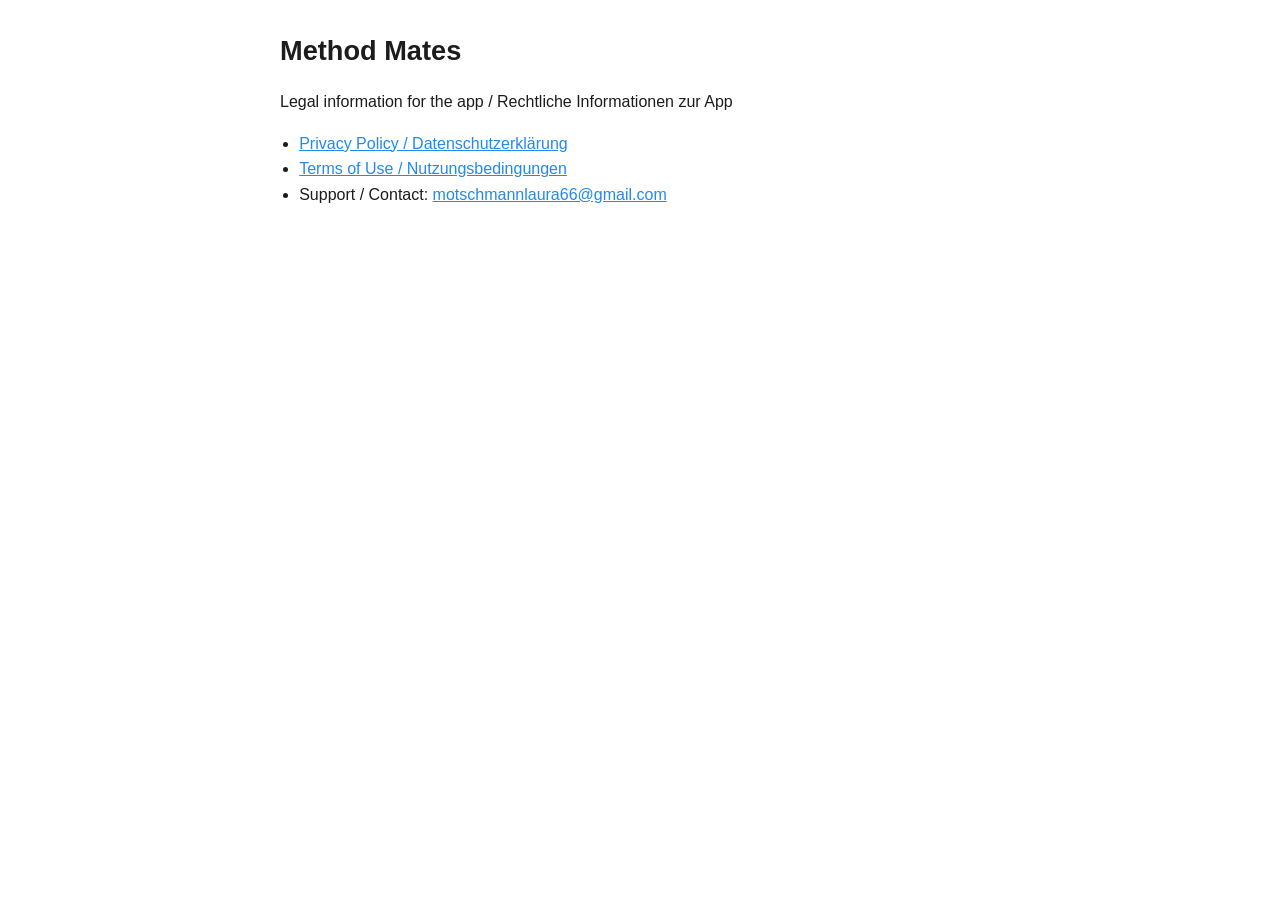
<file: index.html>
<!doctype html><html lang="en"><head><meta charset="utf-8"><meta name="viewport" content="width=device-width,initial-scale=1"><title>Method Mates – Rechtliches / Legal</title><link rel="stylesheet" href="style.css"></head><body><main>
<h1>Method Mates</h1>
<p>Legal information for the app / Rechtliche Informationen zur App</p>
<ul>
<li><a href="privacy.html">Privacy Policy / Datenschutzerklärung</a></li>
<li><a href="terms.html">Terms of Use / Nutzungsbedingungen</a></li>
<li>Support / Contact: <a href="mailto:motschmannlaura66@gmail.com">motschmannlaura66@gmail.com</a></li>
</ul></main></body></html>
</file>
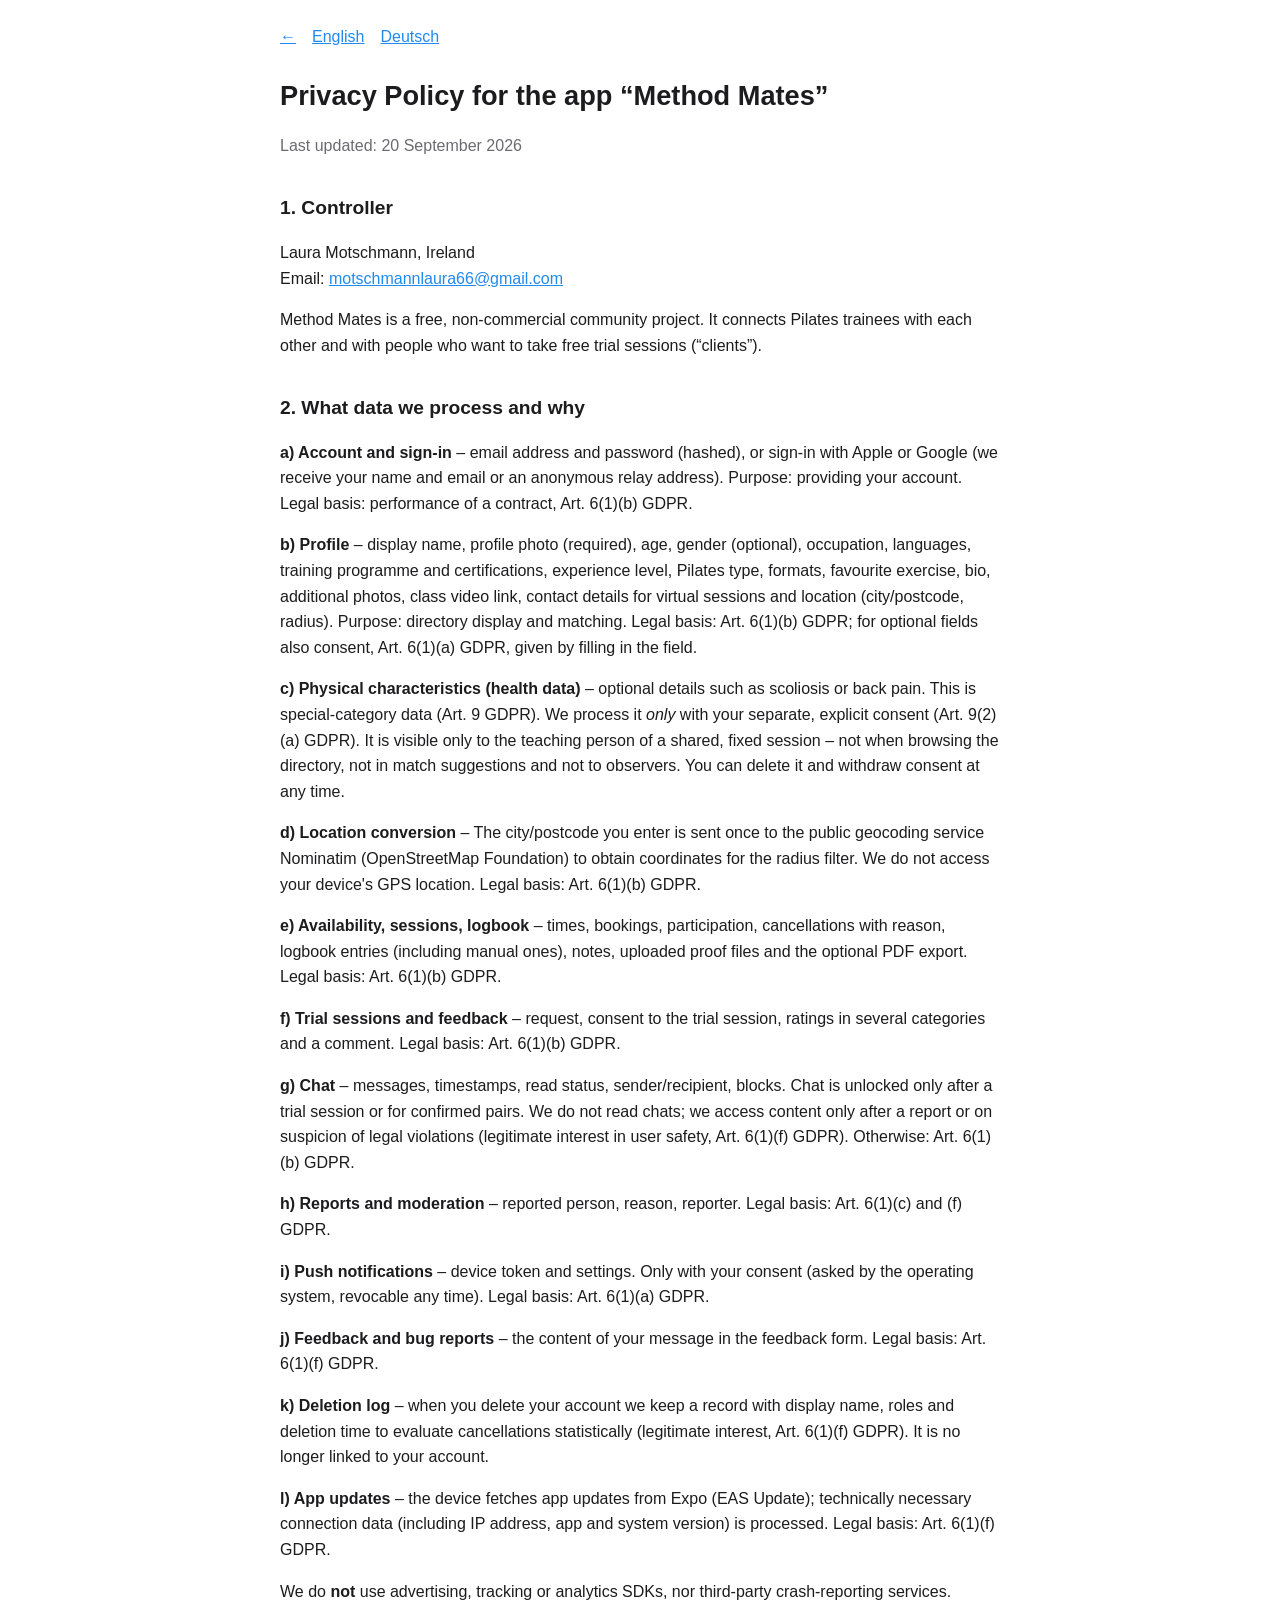
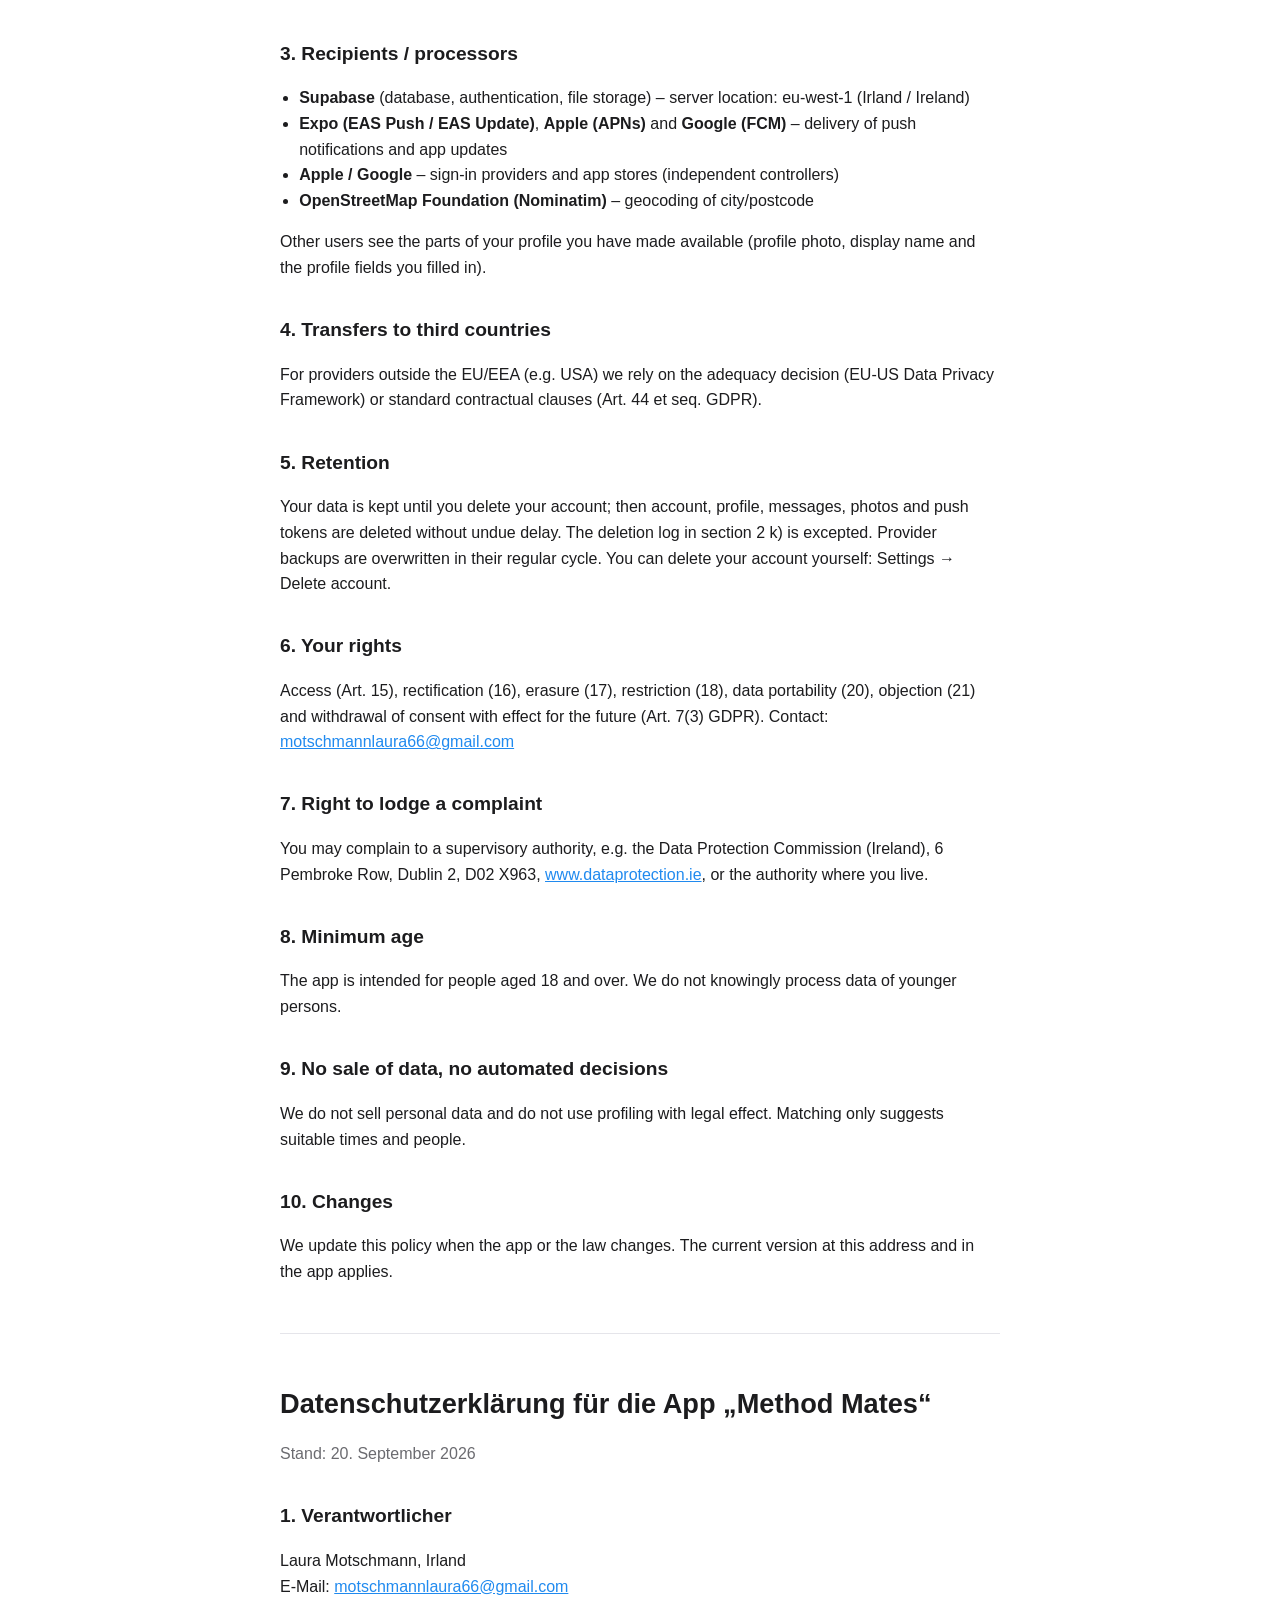
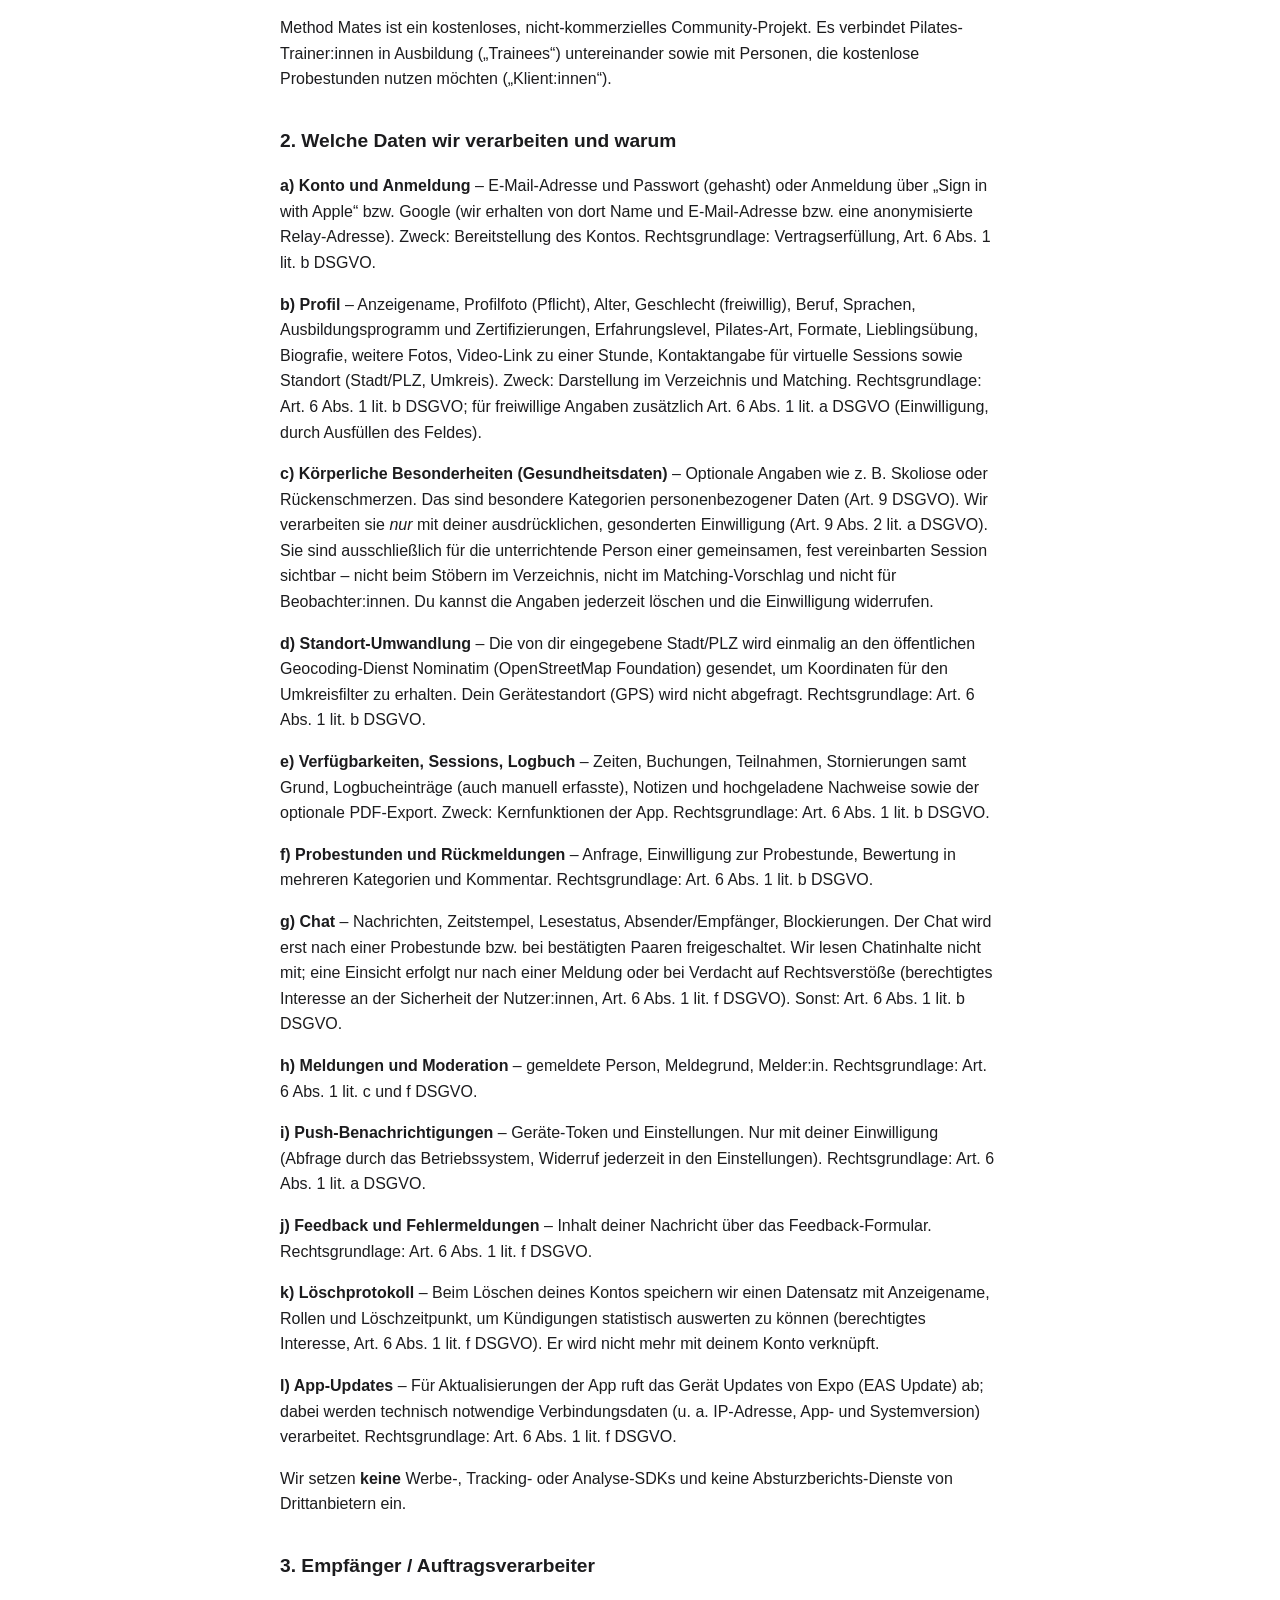
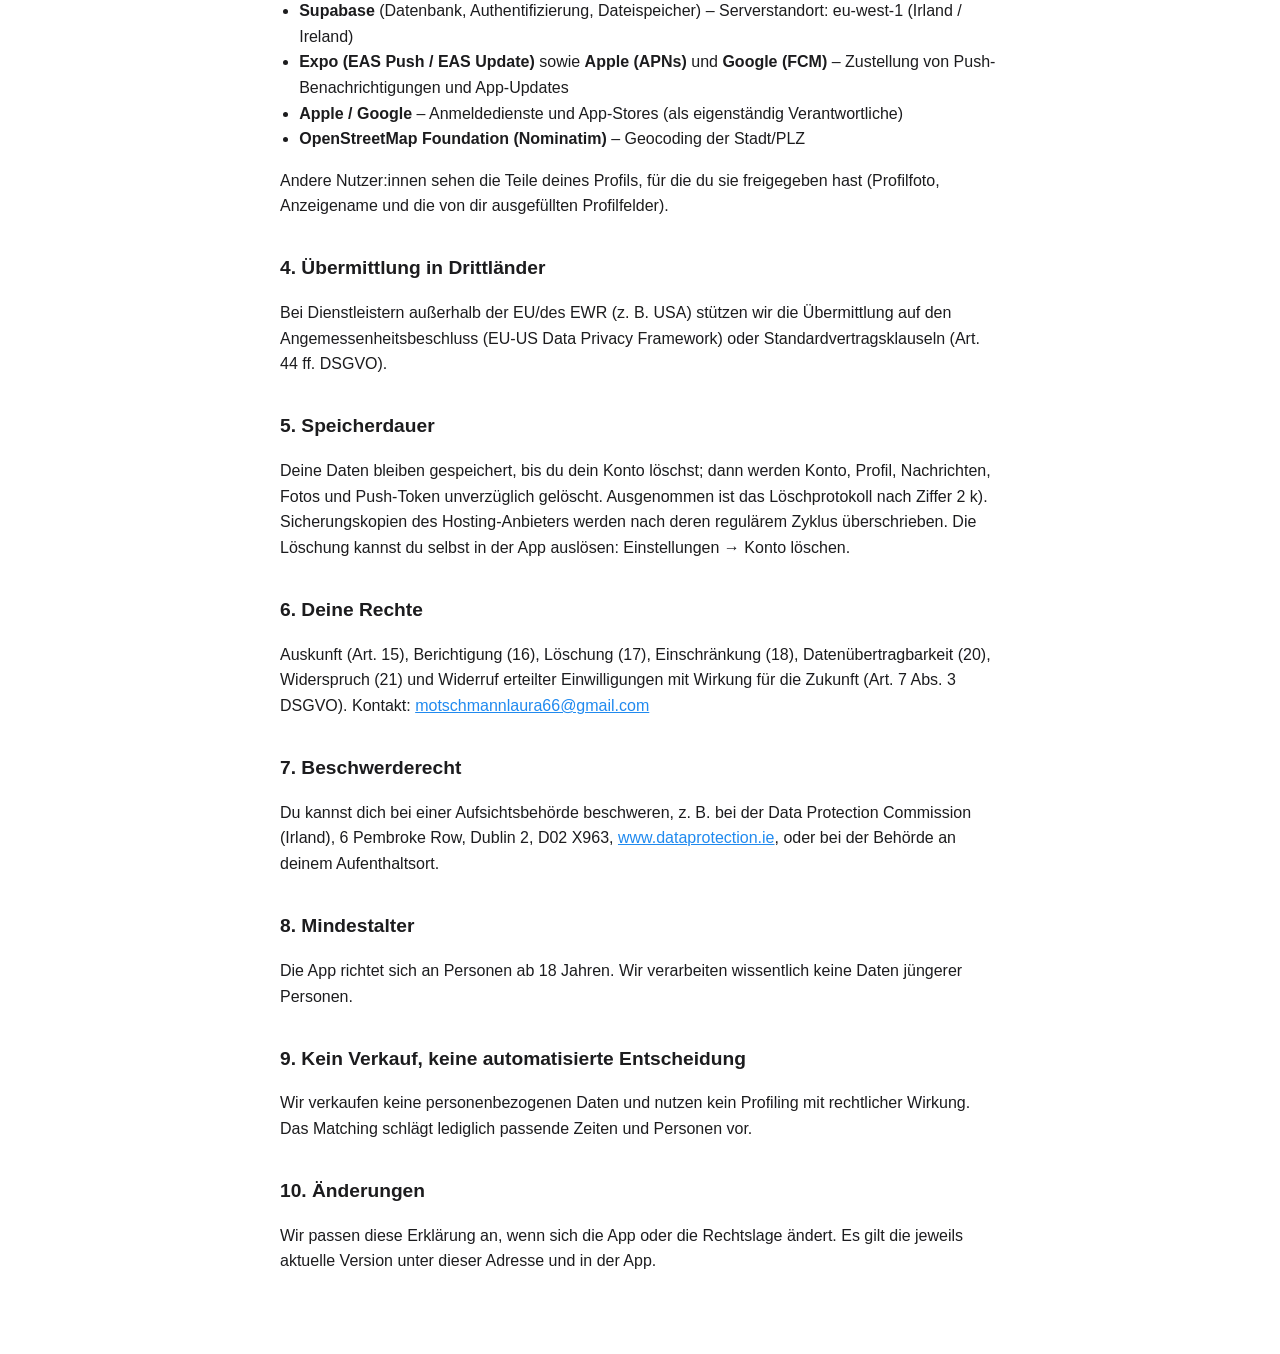
<file: privacy.html>
<!doctype html><html lang="en"><head><meta charset="utf-8"><meta name="viewport" content="width=device-width,initial-scale=1"><title>Method Mates – Privacy / Datenschutz</title><link rel="stylesheet" href="style.css"></head><body><main>
<nav><a href="index.html">←</a><a href="#en">English</a><a href="#de">Deutsch</a></nav>

<section id="en" lang="en">
<h1>Privacy Policy for the app “Method Mates”</h1>
<p class="muted">Last updated: 20 September 2026</p>

<h2>1. Controller</h2>
<p>Laura Motschmann, Ireland<br>Email: <a href="mailto:motschmannlaura66@gmail.com">motschmannlaura66@gmail.com</a></p>
<p>Method Mates is a free, non-commercial community project. It connects Pilates trainees with each other and with people who want to take free trial sessions (“clients”).</p>

<h2>2. What data we process and why</h2>
<p><strong>a) Account and sign-in</strong> – email address and password (hashed), or sign-in with Apple or Google (we receive your name and email or an anonymous relay address). Purpose: providing your account. Legal basis: performance of a contract, Art. 6(1)(b) GDPR.</p>
<p><strong>b) Profile</strong> – display name, profile photo (required), age, gender (optional), occupation, languages, training programme and certifications, experience level, Pilates type, formats, favourite exercise, bio, additional photos, class video link, contact details for virtual sessions and location (city/postcode, radius). Purpose: directory display and matching. Legal basis: Art. 6(1)(b) GDPR; for optional fields also consent, Art. 6(1)(a) GDPR, given by filling in the field.</p>
<p><strong>c) Physical characteristics (health data)</strong> – optional details such as scoliosis or back pain. This is special-category data (Art. 9 GDPR). We process it <em>only</em> with your separate, explicit consent (Art. 9(2)(a) GDPR). It is visible only to the teaching person of a shared, fixed session – not when browsing the directory, not in match suggestions and not to observers. You can delete it and withdraw consent at any time.</p>
<p><strong>d) Location conversion</strong> – The city/postcode you enter is sent once to the public geocoding service Nominatim (OpenStreetMap Foundation) to obtain coordinates for the radius filter. We do not access your device's GPS location. Legal basis: Art. 6(1)(b) GDPR.</p>
<p><strong>e) Availability, sessions, logbook</strong> – times, bookings, participation, cancellations with reason, logbook entries (including manual ones), notes, uploaded proof files and the optional PDF export. Legal basis: Art. 6(1)(b) GDPR.</p>
<p><strong>f) Trial sessions and feedback</strong> – request, consent to the trial session, ratings in several categories and a comment. Legal basis: Art. 6(1)(b) GDPR.</p>
<p><strong>g) Chat</strong> – messages, timestamps, read status, sender/recipient, blocks. Chat is unlocked only after a trial session or for confirmed pairs. We do not read chats; we access content only after a report or on suspicion of legal violations (legitimate interest in user safety, Art. 6(1)(f) GDPR). Otherwise: Art. 6(1)(b) GDPR.</p>
<p><strong>h) Reports and moderation</strong> – reported person, reason, reporter. Legal basis: Art. 6(1)(c) and (f) GDPR.</p>
<p><strong>i) Push notifications</strong> – device token and settings. Only with your consent (asked by the operating system, revocable any time). Legal basis: Art. 6(1)(a) GDPR.</p>
<p><strong>j) Feedback and bug reports</strong> – the content of your message in the feedback form. Legal basis: Art. 6(1)(f) GDPR.</p>
<p><strong>k) Deletion log</strong> – when you delete your account we keep a record with display name, roles and deletion time to evaluate cancellations statistically (legitimate interest, Art. 6(1)(f) GDPR). It is no longer linked to your account.</p>
<p><strong>l) App updates</strong> – the device fetches app updates from Expo (EAS Update); technically necessary connection data (including IP address, app and system version) is processed. Legal basis: Art. 6(1)(f) GDPR.</p>
<p>We do <strong>not</strong> use advertising, tracking or analytics SDKs, nor third-party crash-reporting services.</p>

<h2>3. Recipients / processors</h2>
<ul>
<li><strong>Supabase</strong> (database, authentication, file storage) – server location: eu-west-1 (Irland / Ireland)</li>
<li><strong>Expo (EAS Push / EAS Update)</strong>, <strong>Apple (APNs)</strong> and <strong>Google (FCM)</strong> – delivery of push notifications and app updates</li>
<li><strong>Apple / Google</strong> – sign-in providers and app stores (independent controllers)</li>
<li><strong>OpenStreetMap Foundation (Nominatim)</strong> – geocoding of city/postcode</li>
</ul>
<p>Other users see the parts of your profile you have made available (profile photo, display name and the profile fields you filled in).</p>

<h2>4. Transfers to third countries</h2>
<p>For providers outside the EU/EEA (e.g. USA) we rely on the adequacy decision (EU-US Data Privacy Framework) or standard contractual clauses (Art. 44 et seq. GDPR).</p>

<h2>5. Retention</h2>
<p>Your data is kept until you delete your account; then account, profile, messages, photos and push tokens are deleted without undue delay. The deletion log in section 2 k) is excepted. Provider backups are overwritten in their regular cycle. You can delete your account yourself: Settings → Delete account.</p>

<h2>6. Your rights</h2>
<p>Access (Art. 15), rectification (16), erasure (17), restriction (18), data portability (20), objection (21) and withdrawal of consent with effect for the future (Art. 7(3) GDPR). Contact: <a href="mailto:motschmannlaura66@gmail.com">motschmannlaura66@gmail.com</a></p>

<h2>7. Right to lodge a complaint</h2>
<p>You may complain to a supervisory authority, e.g. the Data Protection Commission (Ireland), 6 Pembroke Row, Dublin 2, D02 X963, <a href="https://www.dataprotection.ie">www.dataprotection.ie</a>, or the authority where you live.</p>

<h2>8. Minimum age</h2>
<p>The app is intended for people aged 18 and over. We do not knowingly process data of younger persons.</p>

<h2>9. No sale of data, no automated decisions</h2>
<p>We do not sell personal data and do not use profiling with legal effect. Matching only suggests suitable times and people.</p>

<h2>10. Changes</h2>
<p>We update this policy when the app or the law changes. The current version at this address and in the app applies.</p>
</section>

<hr>

<section id="de" lang="de">
<h1>Datenschutzerklärung für die App „Method Mates“</h1>
<p class="muted">Stand: 20. September 2026</p>

<h2>1. Verantwortlicher</h2>
<p>Laura Motschmann, Irland<br>E-Mail: <a href="mailto:motschmannlaura66@gmail.com">motschmannlaura66@gmail.com</a></p>
<p>Method Mates ist ein kostenloses, nicht-kommerzielles Community-Projekt. Es verbindet Pilates-Trainer:innen in Ausbildung („Trainees“) untereinander sowie mit Personen, die kostenlose Probestunden nutzen möchten („Klient:innen“).</p>

<h2>2. Welche Daten wir verarbeiten und warum</h2>
<p><strong>a) Konto und Anmeldung</strong> – E-Mail-Adresse und Passwort (gehasht) oder Anmeldung über „Sign in with Apple“ bzw. Google (wir erhalten von dort Name und E-Mail-Adresse bzw. eine anonymisierte Relay-Adresse). Zweck: Bereitstellung des Kontos. Rechtsgrundlage: Vertragserfüllung, Art. 6 Abs. 1 lit. b DSGVO.</p>
<p><strong>b) Profil</strong> – Anzeigename, Profilfoto (Pflicht), Alter, Geschlecht (freiwillig), Beruf, Sprachen, Ausbildungsprogramm und Zertifizierungen, Erfahrungslevel, Pilates-Art, Formate, Lieblingsübung, Biografie, weitere Fotos, Video-Link zu einer Stunde, Kontaktangabe für virtuelle Sessions sowie Standort (Stadt/PLZ, Umkreis). Zweck: Darstellung im Verzeichnis und Matching. Rechtsgrundlage: Art. 6 Abs. 1 lit. b DSGVO; für freiwillige Angaben zusätzlich Art. 6 Abs. 1 lit. a DSGVO (Einwilligung, durch Ausfüllen des Feldes).</p>
<p><strong>c) Körperliche Besonderheiten (Gesundheitsdaten)</strong> – Optionale Angaben wie z. B. Skoliose oder Rückenschmerzen. Das sind besondere Kategorien personenbezogener Daten (Art. 9 DSGVO). Wir verarbeiten sie <em>nur</em> mit deiner ausdrücklichen, gesonderten Einwilligung (Art. 9 Abs. 2 lit. a DSGVO). Sie sind ausschließlich für die unterrichtende Person einer gemeinsamen, fest vereinbarten Session sichtbar – nicht beim Stöbern im Verzeichnis, nicht im Matching-Vorschlag und nicht für Beobachter:innen. Du kannst die Angaben jederzeit löschen und die Einwilligung widerrufen.</p>
<p><strong>d) Standort-Umwandlung</strong> – Die von dir eingegebene Stadt/PLZ wird einmalig an den öffentlichen Geocoding-Dienst Nominatim (OpenStreetMap Foundation) gesendet, um Koordinaten für den Umkreisfilter zu erhalten. Dein Gerätestandort (GPS) wird nicht abgefragt. Rechtsgrundlage: Art. 6 Abs. 1 lit. b DSGVO.</p>
<p><strong>e) Verfügbarkeiten, Sessions, Logbuch</strong> – Zeiten, Buchungen, Teilnahmen, Stornierungen samt Grund, Logbucheinträge (auch manuell erfasste), Notizen und hochgeladene Nachweise sowie der optionale PDF-Export. Zweck: Kernfunktionen der App. Rechtsgrundlage: Art. 6 Abs. 1 lit. b DSGVO.</p>
<p><strong>f) Probestunden und Rückmeldungen</strong> – Anfrage, Einwilligung zur Probestunde, Bewertung in mehreren Kategorien und Kommentar. Rechtsgrundlage: Art. 6 Abs. 1 lit. b DSGVO.</p>
<p><strong>g) Chat</strong> – Nachrichten, Zeitstempel, Lesestatus, Absender/Empfänger, Blockierungen. Der Chat wird erst nach einer Probestunde bzw. bei bestätigten Paaren freigeschaltet. Wir lesen Chatinhalte nicht mit; eine Einsicht erfolgt nur nach einer Meldung oder bei Verdacht auf Rechtsverstöße (berechtigtes Interesse an der Sicherheit der Nutzer:innen, Art. 6 Abs. 1 lit. f DSGVO). Sonst: Art. 6 Abs. 1 lit. b DSGVO.</p>
<p><strong>h) Meldungen und Moderation</strong> – gemeldete Person, Meldegrund, Melder:in. Rechtsgrundlage: Art. 6 Abs. 1 lit. c und f DSGVO.</p>
<p><strong>i) Push-Benachrichtigungen</strong> – Geräte-Token und Einstellungen. Nur mit deiner Einwilligung (Abfrage durch das Betriebssystem, Widerruf jederzeit in den Einstellungen). Rechtsgrundlage: Art. 6 Abs. 1 lit. a DSGVO.</p>
<p><strong>j) Feedback und Fehlermeldungen</strong> – Inhalt deiner Nachricht über das Feedback-Formular. Rechtsgrundlage: Art. 6 Abs. 1 lit. f DSGVO.</p>
<p><strong>k) Löschprotokoll</strong> – Beim Löschen deines Kontos speichern wir einen Datensatz mit Anzeigename, Rollen und Löschzeitpunkt, um Kündigungen statistisch auswerten zu können (berechtigtes Interesse, Art. 6 Abs. 1 lit. f DSGVO). Er wird nicht mehr mit deinem Konto verknüpft.</p>
<p><strong>l) App-Updates</strong> – Für Aktualisierungen der App ruft das Gerät Updates von Expo (EAS Update) ab; dabei werden technisch notwendige Verbindungsdaten (u. a. IP-Adresse, App- und Systemversion) verarbeitet. Rechtsgrundlage: Art. 6 Abs. 1 lit. f DSGVO.</p>
<p>Wir setzen <strong>keine</strong> Werbe-, Tracking- oder Analyse-SDKs und keine Absturzberichts-Dienste von Drittanbietern ein.</p>

<h2>3. Empfänger / Auftragsverarbeiter</h2>
<ul>
<li><strong>Supabase</strong> (Datenbank, Authentifizierung, Dateispeicher) – Serverstandort: eu-west-1 (Irland / Ireland)</li>
<li><strong>Expo (EAS Push / EAS Update)</strong> sowie <strong>Apple (APNs)</strong> und <strong>Google (FCM)</strong> – Zustellung von Push-Benachrichtigungen und App-Updates</li>
<li><strong>Apple / Google</strong> – Anmeldedienste und App-Stores (als eigenständig Verantwortliche)</li>
<li><strong>OpenStreetMap Foundation (Nominatim)</strong> – Geocoding der Stadt/PLZ</li>
</ul>
<p>Andere Nutzer:innen sehen die Teile deines Profils, für die du sie freigegeben hast (Profilfoto, Anzeigename und die von dir ausgefüllten Profilfelder).</p>

<h2>4. Übermittlung in Drittländer</h2>
<p>Bei Dienstleistern außerhalb der EU/des EWR (z. B. USA) stützen wir die Übermittlung auf den Angemessenheitsbeschluss (EU-US Data Privacy Framework) oder Standardvertragsklauseln (Art. 44 ff. DSGVO).</p>

<h2>5. Speicherdauer</h2>
<p>Deine Daten bleiben gespeichert, bis du dein Konto löschst; dann werden Konto, Profil, Nachrichten, Fotos und Push-Token unverzüglich gelöscht. Ausgenommen ist das Löschprotokoll nach Ziffer 2 k). Sicherungskopien des Hosting-Anbieters werden nach deren regulärem Zyklus überschrieben. Die Löschung kannst du selbst in der App auslösen: Einstellungen → Konto löschen.</p>

<h2>6. Deine Rechte</h2>
<p>Auskunft (Art. 15), Berichtigung (16), Löschung (17), Einschränkung (18), Datenübertragbarkeit (20), Widerspruch (21) und Widerruf erteilter Einwilligungen mit Wirkung für die Zukunft (Art. 7 Abs. 3 DSGVO). Kontakt: <a href="mailto:motschmannlaura66@gmail.com">motschmannlaura66@gmail.com</a></p>

<h2>7. Beschwerderecht</h2>
<p>Du kannst dich bei einer Aufsichtsbehörde beschweren, z. B. bei der Data Protection Commission (Irland), 6 Pembroke Row, Dublin 2, D02 X963, <a href="https://www.dataprotection.ie">www.dataprotection.ie</a>, oder bei der Behörde an deinem Aufenthaltsort.</p>

<h2>8. Mindestalter</h2>
<p>Die App richtet sich an Personen ab 18 Jahren. Wir verarbeiten wissentlich keine Daten jüngerer Personen.</p>

<h2>9. Kein Verkauf, keine automatisierte Entscheidung</h2>
<p>Wir verkaufen keine personenbezogenen Daten und nutzen kein Profiling mit rechtlicher Wirkung. Das Matching schlägt lediglich passende Zeiten und Personen vor.</p>

<h2>10. Änderungen</h2>
<p>Wir passen diese Erklärung an, wenn sich die App oder die Rechtslage ändert. Es gilt die jeweils aktuelle Version unter dieser Adresse und in der App.</p>
</section>
</main></body></html>
</file>
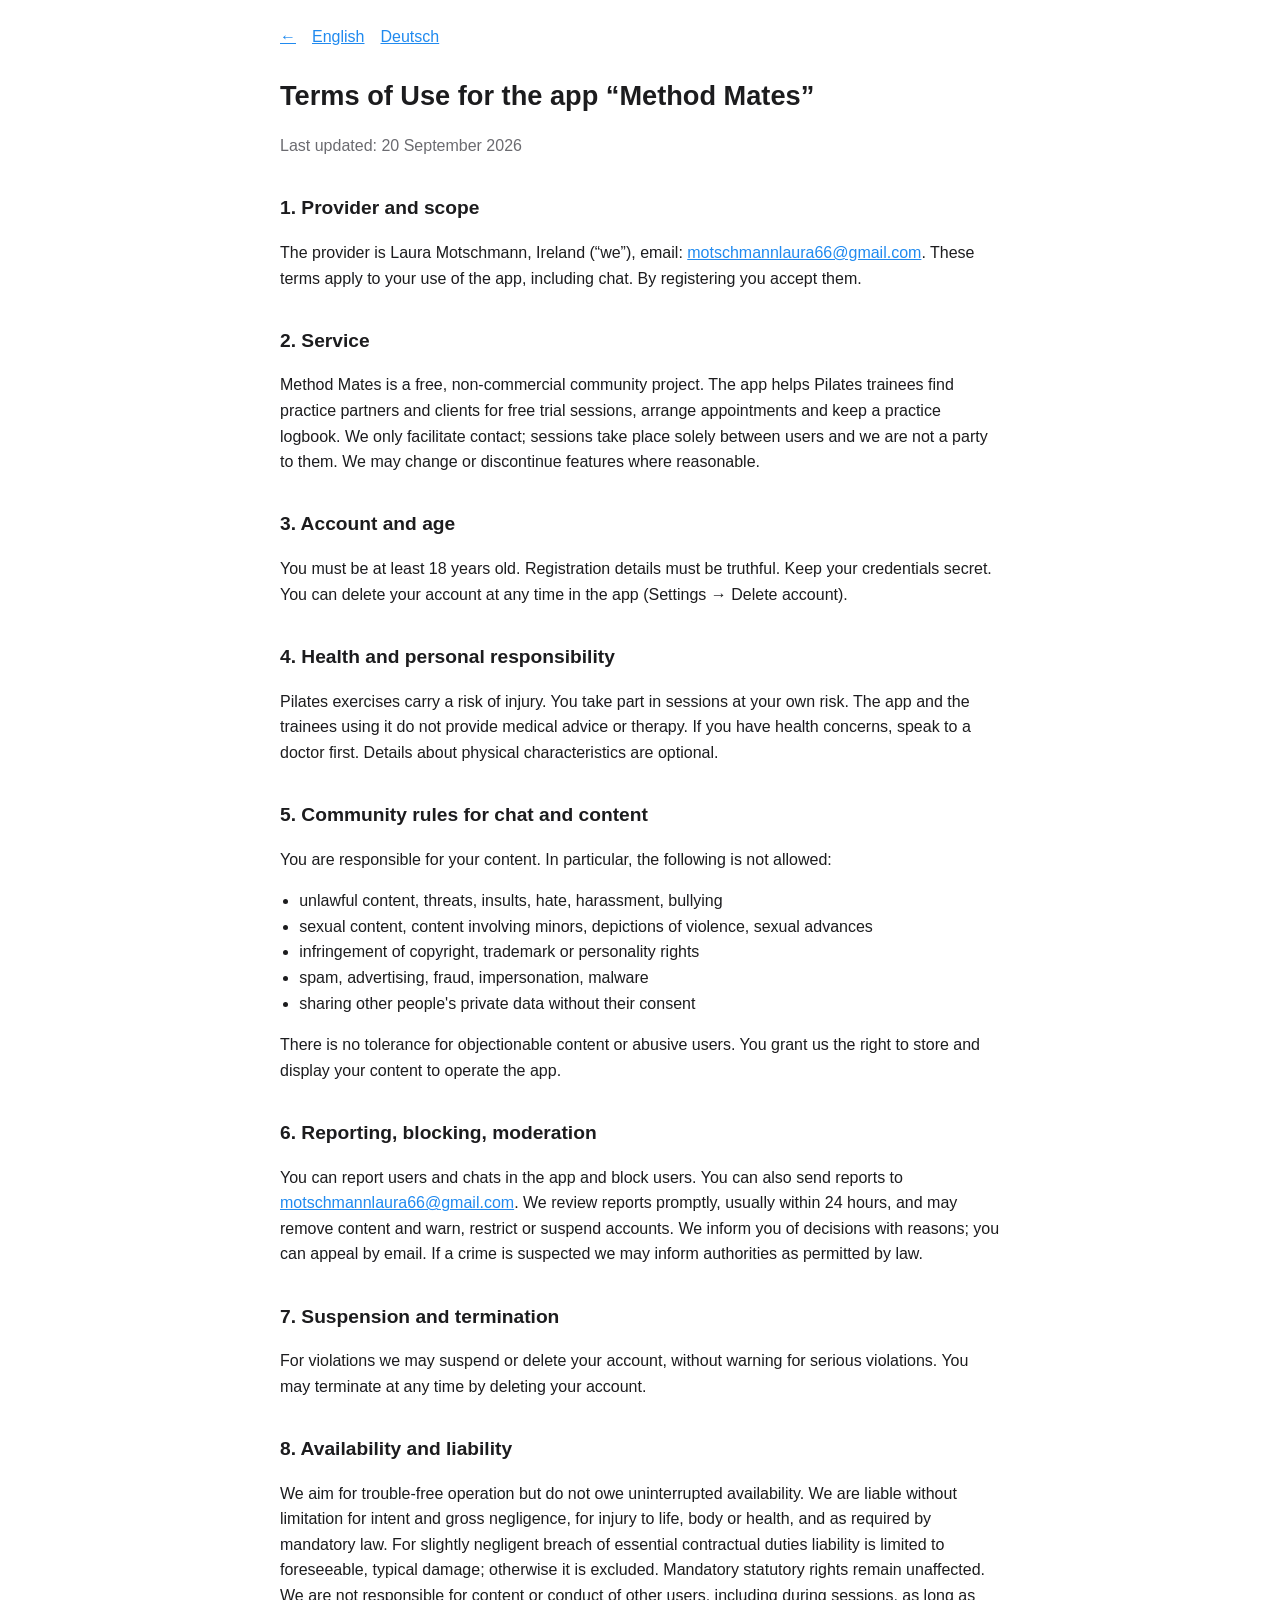
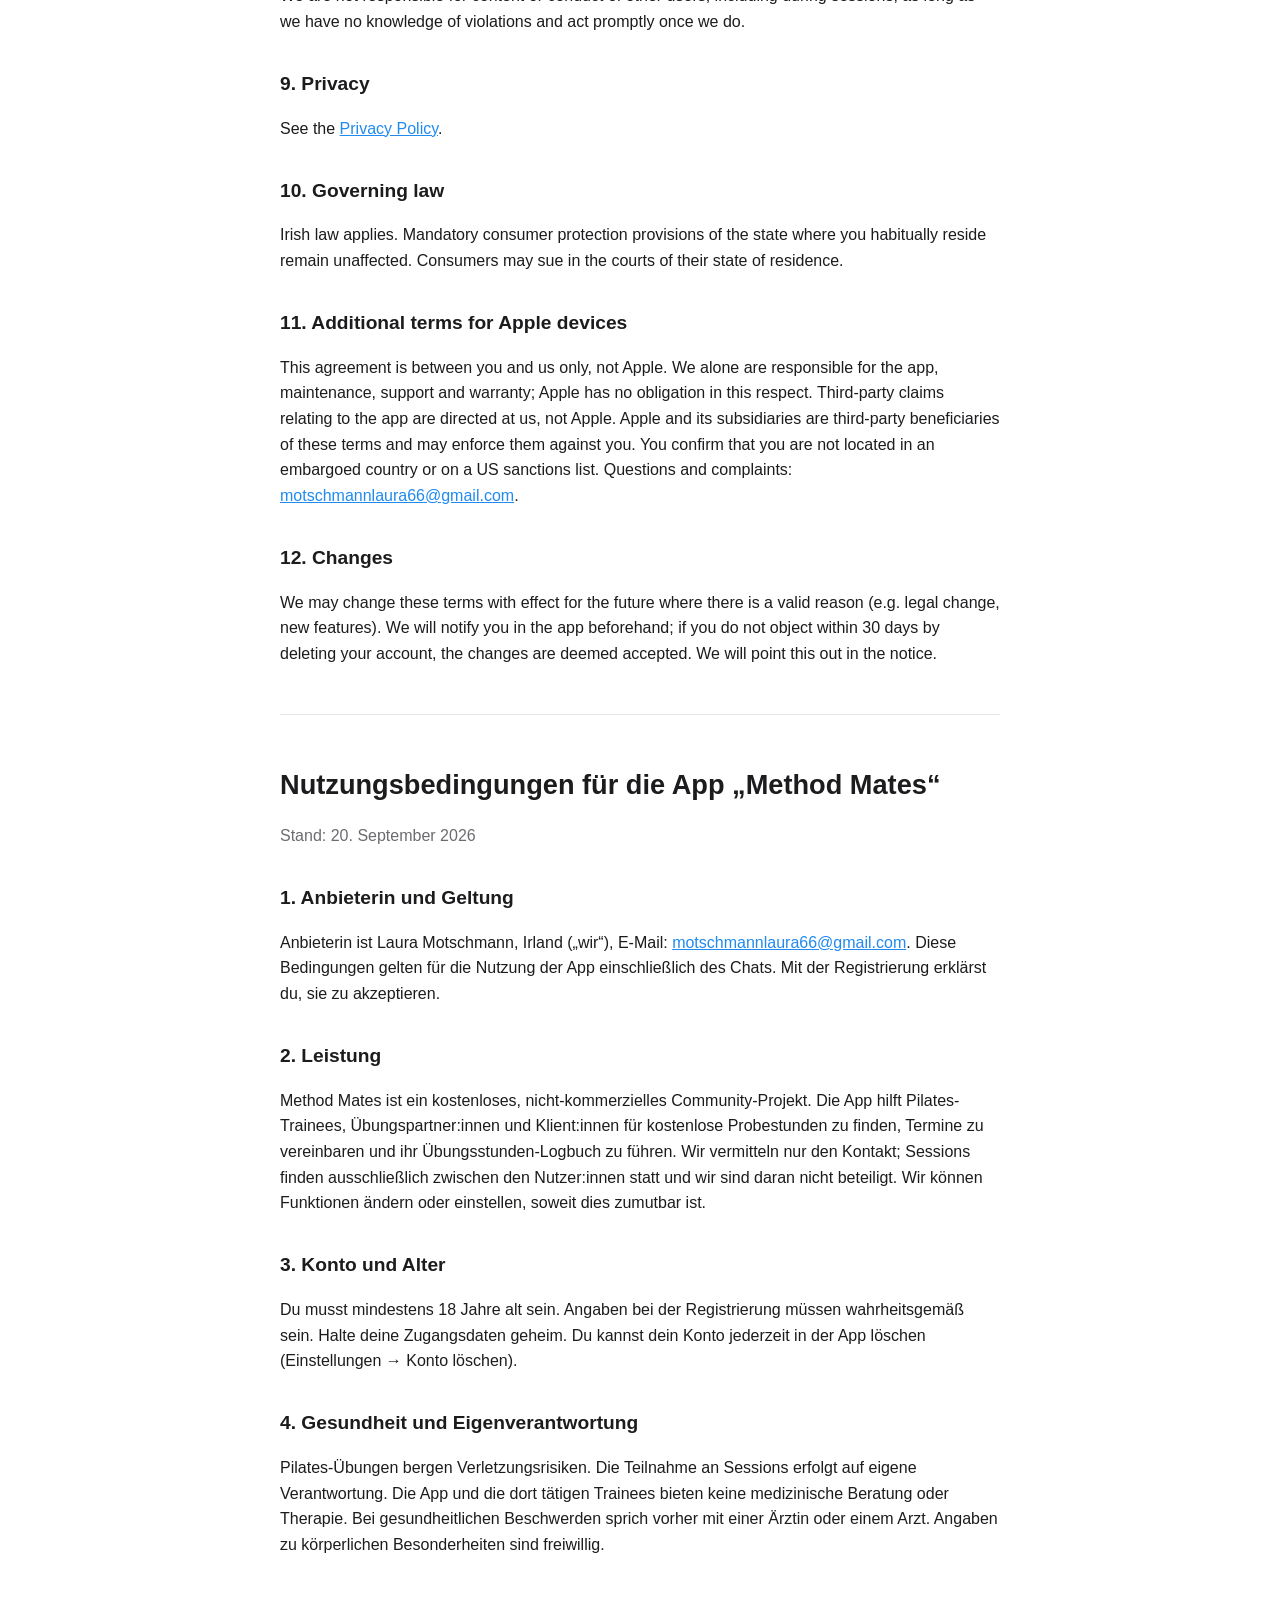
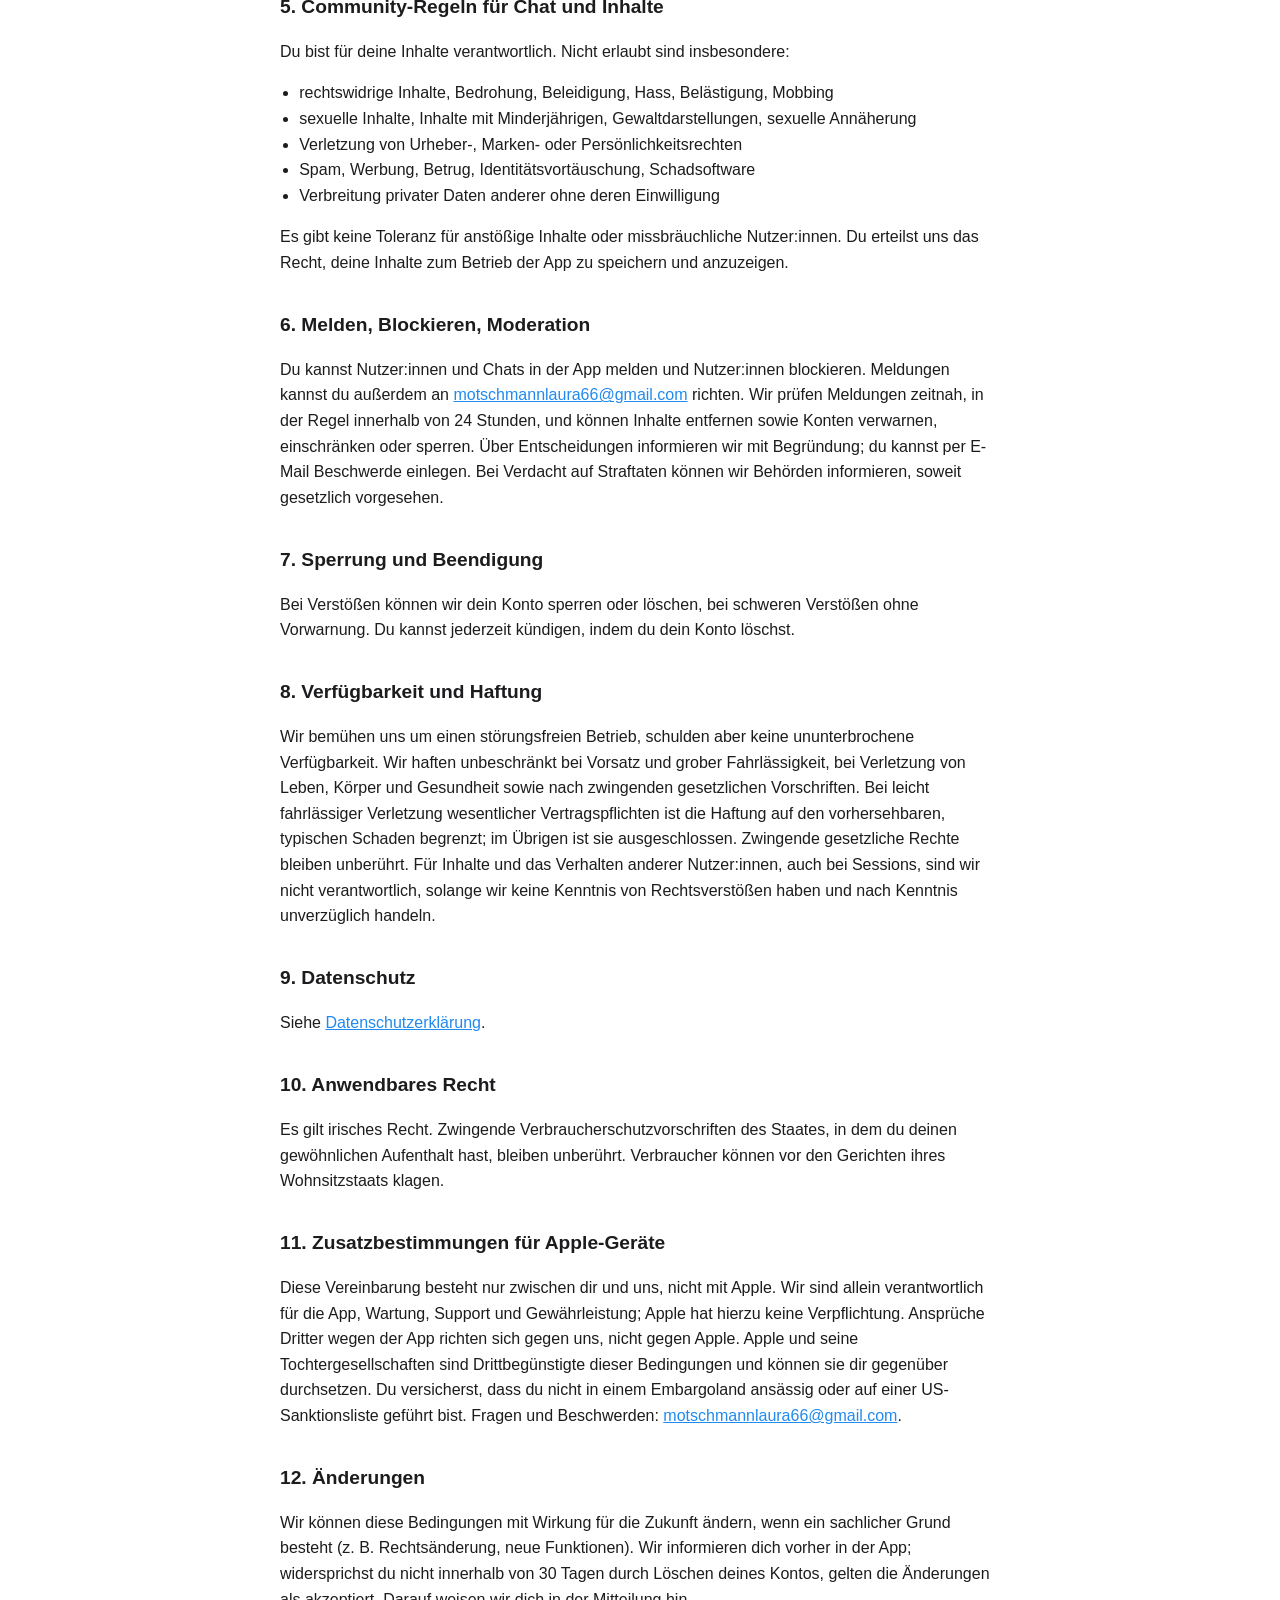
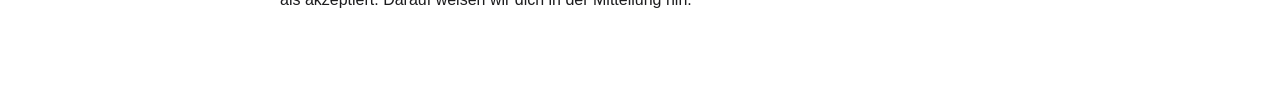
<file: terms.html>
<!doctype html><html lang="en"><head><meta charset="utf-8"><meta name="viewport" content="width=device-width,initial-scale=1"><title>Method Mates – Terms / Nutzungsbedingungen</title><link rel="stylesheet" href="style.css"></head><body><main>
<nav><a href="index.html">←</a><a href="#en">English</a><a href="#de">Deutsch</a></nav>

<section id="en" lang="en">
<h1>Terms of Use for the app “Method Mates”</h1>
<p class="muted">Last updated: 20 September 2026</p>

<h2>1. Provider and scope</h2>
<p>The provider is Laura Motschmann, Ireland (“we”), email: <a href="mailto:motschmannlaura66@gmail.com">motschmannlaura66@gmail.com</a>. These terms apply to your use of the app, including chat. By registering you accept them.</p>

<h2>2. Service</h2>
<p>Method Mates is a free, non-commercial community project. The app helps Pilates trainees find practice partners and clients for free trial sessions, arrange appointments and keep a practice logbook. We only facilitate contact; sessions take place solely between users and we are not a party to them. We may change or discontinue features where reasonable.</p>

<h2>3. Account and age</h2>
<p>You must be at least 18 years old. Registration details must be truthful. Keep your credentials secret. You can delete your account at any time in the app (Settings → Delete account).</p>

<h2>4. Health and personal responsibility</h2>
<p>Pilates exercises carry a risk of injury. You take part in sessions at your own risk. The app and the trainees using it do not provide medical advice or therapy. If you have health concerns, speak to a doctor first. Details about physical characteristics are optional.</p>

<h2>5. Community rules for chat and content</h2>
<p>You are responsible for your content. In particular, the following is not allowed:</p>
<ul>
<li>unlawful content, threats, insults, hate, harassment, bullying</li>
<li>sexual content, content involving minors, depictions of violence, sexual advances</li>
<li>infringement of copyright, trademark or personality rights</li>
<li>spam, advertising, fraud, impersonation, malware</li>
<li>sharing other people's private data without their consent</li>
</ul>
<p>There is no tolerance for objectionable content or abusive users. You grant us the right to store and display your content to operate the app.</p>

<h2>6. Reporting, blocking, moderation</h2>
<p>You can report users and chats in the app and block users. You can also send reports to <a href="mailto:motschmannlaura66@gmail.com">motschmannlaura66@gmail.com</a>. We review reports promptly, usually within 24 hours, and may remove content and warn, restrict or suspend accounts. We inform you of decisions with reasons; you can appeal by email. If a crime is suspected we may inform authorities as permitted by law.</p>

<h2>7. Suspension and termination</h2>
<p>For violations we may suspend or delete your account, without warning for serious violations. You may terminate at any time by deleting your account.</p>

<h2>8. Availability and liability</h2>
<p>We aim for trouble-free operation but do not owe uninterrupted availability. We are liable without limitation for intent and gross negligence, for injury to life, body or health, and as required by mandatory law. For slightly negligent breach of essential contractual duties liability is limited to foreseeable, typical damage; otherwise it is excluded. Mandatory statutory rights remain unaffected. We are not responsible for content or conduct of other users, including during sessions, as long as we have no knowledge of violations and act promptly once we do.</p>

<h2>9. Privacy</h2>
<p>See the <a href="privacy.html#en">Privacy Policy</a>.</p>

<h2>10. Governing law</h2>
<p>Irish law applies. Mandatory consumer protection provisions of the state where you habitually reside remain unaffected. Consumers may sue in the courts of their state of residence.</p>

<h2>11. Additional terms for Apple devices</h2>
<p>This agreement is between you and us only, not Apple. We alone are responsible for the app, maintenance, support and warranty; Apple has no obligation in this respect. Third-party claims relating to the app are directed at us, not Apple. Apple and its subsidiaries are third-party beneficiaries of these terms and may enforce them against you. You confirm that you are not located in an embargoed country or on a US sanctions list. Questions and complaints: <a href="mailto:motschmannlaura66@gmail.com">motschmannlaura66@gmail.com</a>.</p>

<h2>12. Changes</h2>
<p>We may change these terms with effect for the future where there is a valid reason (e.g. legal change, new features). We will notify you in the app beforehand; if you do not object within 30 days by deleting your account, the changes are deemed accepted. We will point this out in the notice.</p>
</section>

<hr>

<section id="de" lang="de">
<h1>Nutzungsbedingungen für die App „Method Mates“</h1>
<p class="muted">Stand: 20. September 2026</p>

<h2>1. Anbieterin und Geltung</h2>
<p>Anbieterin ist Laura Motschmann, Irland („wir“), E-Mail: <a href="mailto:motschmannlaura66@gmail.com">motschmannlaura66@gmail.com</a>. Diese Bedingungen gelten für die Nutzung der App einschließlich des Chats. Mit der Registrierung erklärst du, sie zu akzeptieren.</p>

<h2>2. Leistung</h2>
<p>Method Mates ist ein kostenloses, nicht-kommerzielles Community-Projekt. Die App hilft Pilates-Trainees, Übungspartner:innen und Klient:innen für kostenlose Probestunden zu finden, Termine zu vereinbaren und ihr Übungsstunden-Logbuch zu führen. Wir vermitteln nur den Kontakt; Sessions finden ausschließlich zwischen den Nutzer:innen statt und wir sind daran nicht beteiligt. Wir können Funktionen ändern oder einstellen, soweit dies zumutbar ist.</p>

<h2>3. Konto und Alter</h2>
<p>Du musst mindestens 18 Jahre alt sein. Angaben bei der Registrierung müssen wahrheitsgemäß sein. Halte deine Zugangsdaten geheim. Du kannst dein Konto jederzeit in der App löschen (Einstellungen → Konto löschen).</p>

<h2>4. Gesundheit und Eigenverantwortung</h2>
<p>Pilates-Übungen bergen Verletzungsrisiken. Die Teilnahme an Sessions erfolgt auf eigene Verantwortung. Die App und die dort tätigen Trainees bieten keine medizinische Beratung oder Therapie. Bei gesundheitlichen Beschwerden sprich vorher mit einer Ärztin oder einem Arzt. Angaben zu körperlichen Besonderheiten sind freiwillig.</p>

<h2>5. Community-Regeln für Chat und Inhalte</h2>
<p>Du bist für deine Inhalte verantwortlich. Nicht erlaubt sind insbesondere:</p>
<ul>
<li>rechtswidrige Inhalte, Bedrohung, Beleidigung, Hass, Belästigung, Mobbing</li>
<li>sexuelle Inhalte, Inhalte mit Minderjährigen, Gewaltdarstellungen, sexuelle Annäherung</li>
<li>Verletzung von Urheber-, Marken- oder Persönlichkeitsrechten</li>
<li>Spam, Werbung, Betrug, Identitätsvortäuschung, Schadsoftware</li>
<li>Verbreitung privater Daten anderer ohne deren Einwilligung</li>
</ul>
<p>Es gibt keine Toleranz für anstößige Inhalte oder missbräuchliche Nutzer:innen. Du erteilst uns das Recht, deine Inhalte zum Betrieb der App zu speichern und anzuzeigen.</p>

<h2>6. Melden, Blockieren, Moderation</h2>
<p>Du kannst Nutzer:innen und Chats in der App melden und Nutzer:innen blockieren. Meldungen kannst du außerdem an <a href="mailto:motschmannlaura66@gmail.com">motschmannlaura66@gmail.com</a> richten. Wir prüfen Meldungen zeitnah, in der Regel innerhalb von 24 Stunden, und können Inhalte entfernen sowie Konten verwarnen, einschränken oder sperren. Über Entscheidungen informieren wir mit Begründung; du kannst per E-Mail Beschwerde einlegen. Bei Verdacht auf Straftaten können wir Behörden informieren, soweit gesetzlich vorgesehen.</p>

<h2>7. Sperrung und Beendigung</h2>
<p>Bei Verstößen können wir dein Konto sperren oder löschen, bei schweren Verstößen ohne Vorwarnung. Du kannst jederzeit kündigen, indem du dein Konto löschst.</p>

<h2>8. Verfügbarkeit und Haftung</h2>
<p>Wir bemühen uns um einen störungsfreien Betrieb, schulden aber keine ununterbrochene Verfügbarkeit. Wir haften unbeschränkt bei Vorsatz und grober Fahrlässigkeit, bei Verletzung von Leben, Körper und Gesundheit sowie nach zwingenden gesetzlichen Vorschriften. Bei leicht fahrlässiger Verletzung wesentlicher Vertragspflichten ist die Haftung auf den vorhersehbaren, typischen Schaden begrenzt; im Übrigen ist sie ausgeschlossen. Zwingende gesetzliche Rechte bleiben unberührt. Für Inhalte und das Verhalten anderer Nutzer:innen, auch bei Sessions, sind wir nicht verantwortlich, solange wir keine Kenntnis von Rechtsverstößen haben und nach Kenntnis unverzüglich handeln.</p>

<h2>9. Datenschutz</h2>
<p>Siehe <a href="privacy.html#de">Datenschutzerklärung</a>.</p>

<h2>10. Anwendbares Recht</h2>
<p>Es gilt irisches Recht. Zwingende Verbraucherschutzvorschriften des Staates, in dem du deinen gewöhnlichen Aufenthalt hast, bleiben unberührt. Verbraucher können vor den Gerichten ihres Wohnsitzstaats klagen.</p>

<h2>11. Zusatzbestimmungen für Apple-Geräte</h2>
<p>Diese Vereinbarung besteht nur zwischen dir und uns, nicht mit Apple. Wir sind allein verantwortlich für die App, Wartung, Support und Gewährleistung; Apple hat hierzu keine Verpflichtung. Ansprüche Dritter wegen der App richten sich gegen uns, nicht gegen Apple. Apple und seine Tochtergesellschaften sind Drittbegünstigte dieser Bedingungen und können sie dir gegenüber durchsetzen. Du versicherst, dass du nicht in einem Embargoland ansässig oder auf einer US-Sanktionsliste geführt bist. Fragen und Beschwerden: <a href="mailto:motschmannlaura66@gmail.com">motschmannlaura66@gmail.com</a>.</p>

<h2>12. Änderungen</h2>
<p>Wir können diese Bedingungen mit Wirkung für die Zukunft ändern, wenn ein sachlicher Grund besteht (z. B. Rechtsänderung, neue Funktionen). Wir informieren dich vorher in der App; widersprichst du nicht innerhalb von 30 Tagen durch Löschen deines Kontos, gelten die Änderungen als akzeptiert. Darauf weisen wir dich in der Mitteilung hin.</p>
</section>
</main></body></html>
</file>
<file: style.css>
:root{--bg:#fff;--fg:#1c1c1e;--muted:#6b6b70;--accent:#208AEF;--line:#e5e5ea}
@media (prefers-color-scheme:dark){:root{--bg:#111113;--fg:#f2f2f7;--muted:#a1a1a6;--line:#2c2c2e}}
body{margin:0;background:var(--bg);color:var(--fg);font:16px/1.6 -apple-system,BlinkMacSystemFont,"Segoe UI",Roboto,sans-serif}
main{max-width:720px;margin:0 auto;padding:24px 16px 64px}
h1{font-size:1.7rem;margin:.2em 0}h2{font-size:1.2rem;margin:1.8em 0 .4em}
a{color:var(--accent)}nav{display:flex;gap:16px;margin-bottom:24px}
.muted{color:var(--muted)}hr{border:0;border-top:1px solid var(--line);margin:48px 0}
ul{padding-left:1.2em}
</file>
